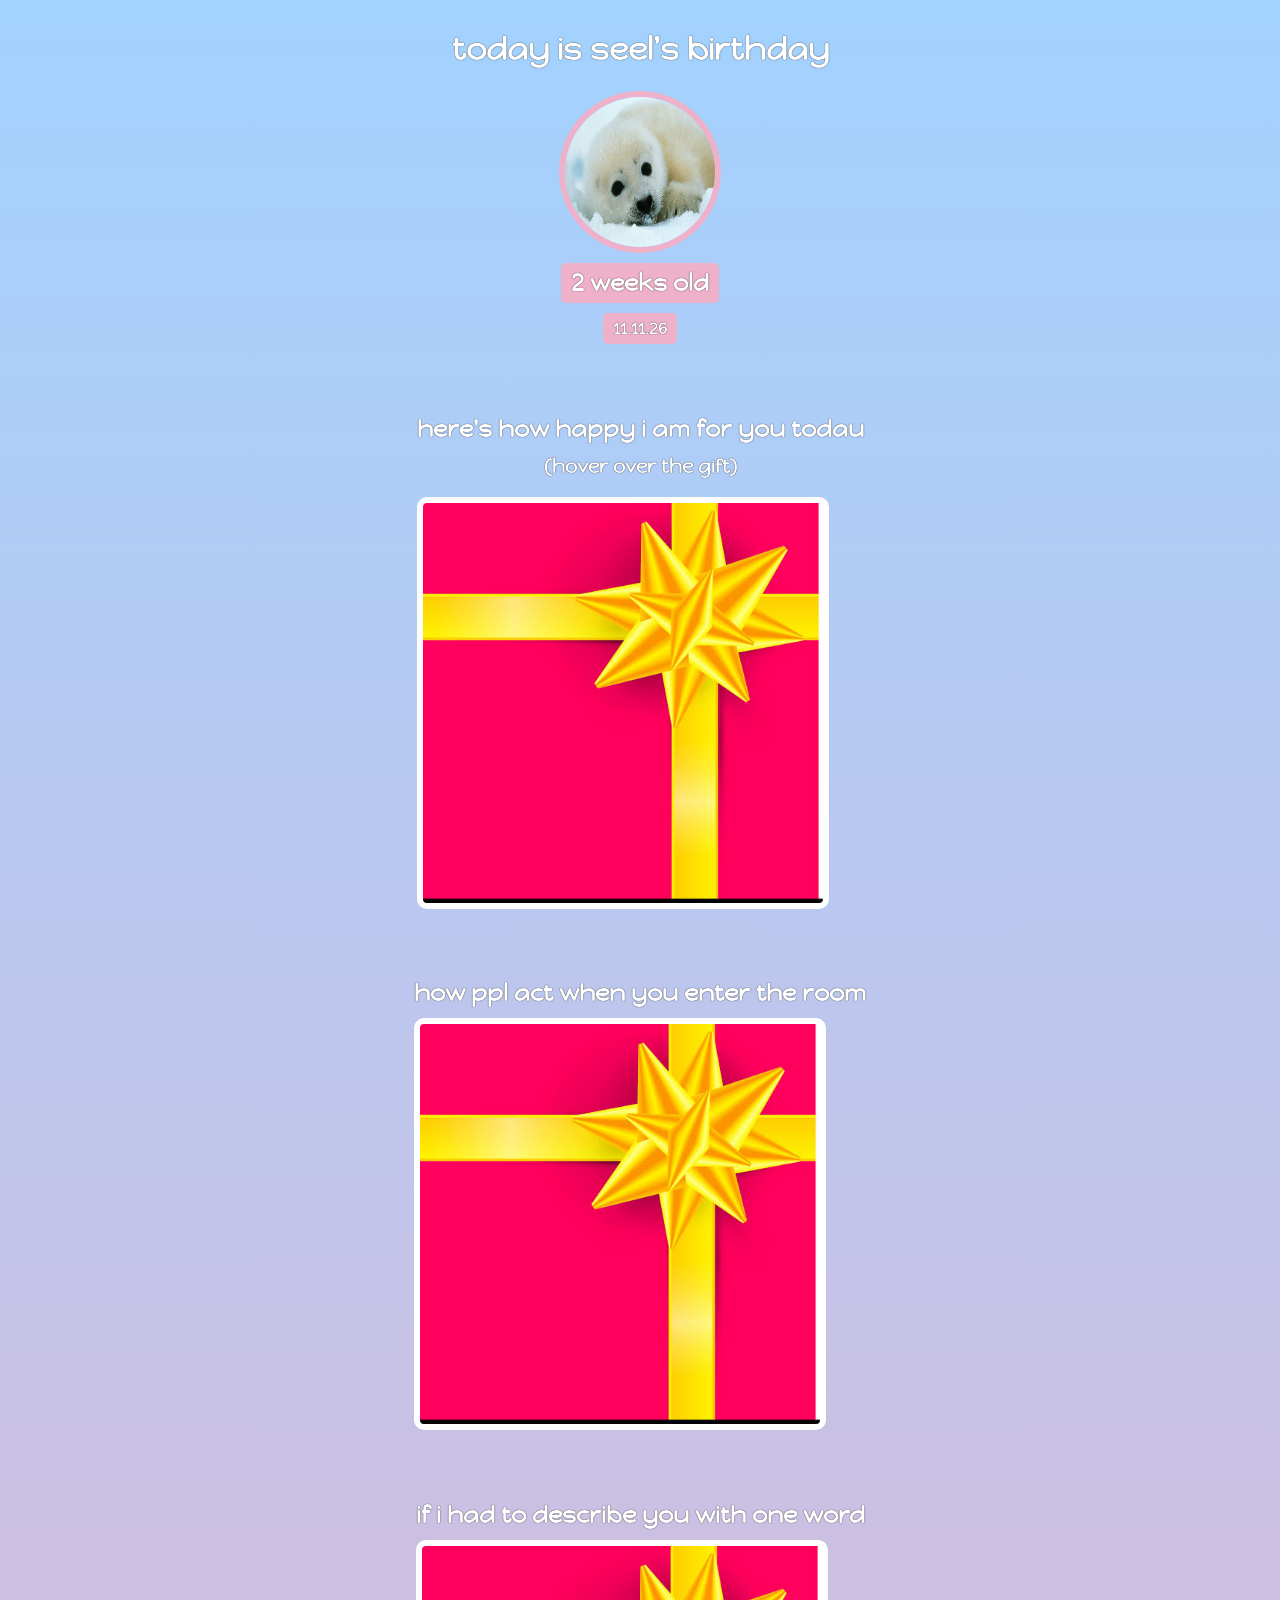
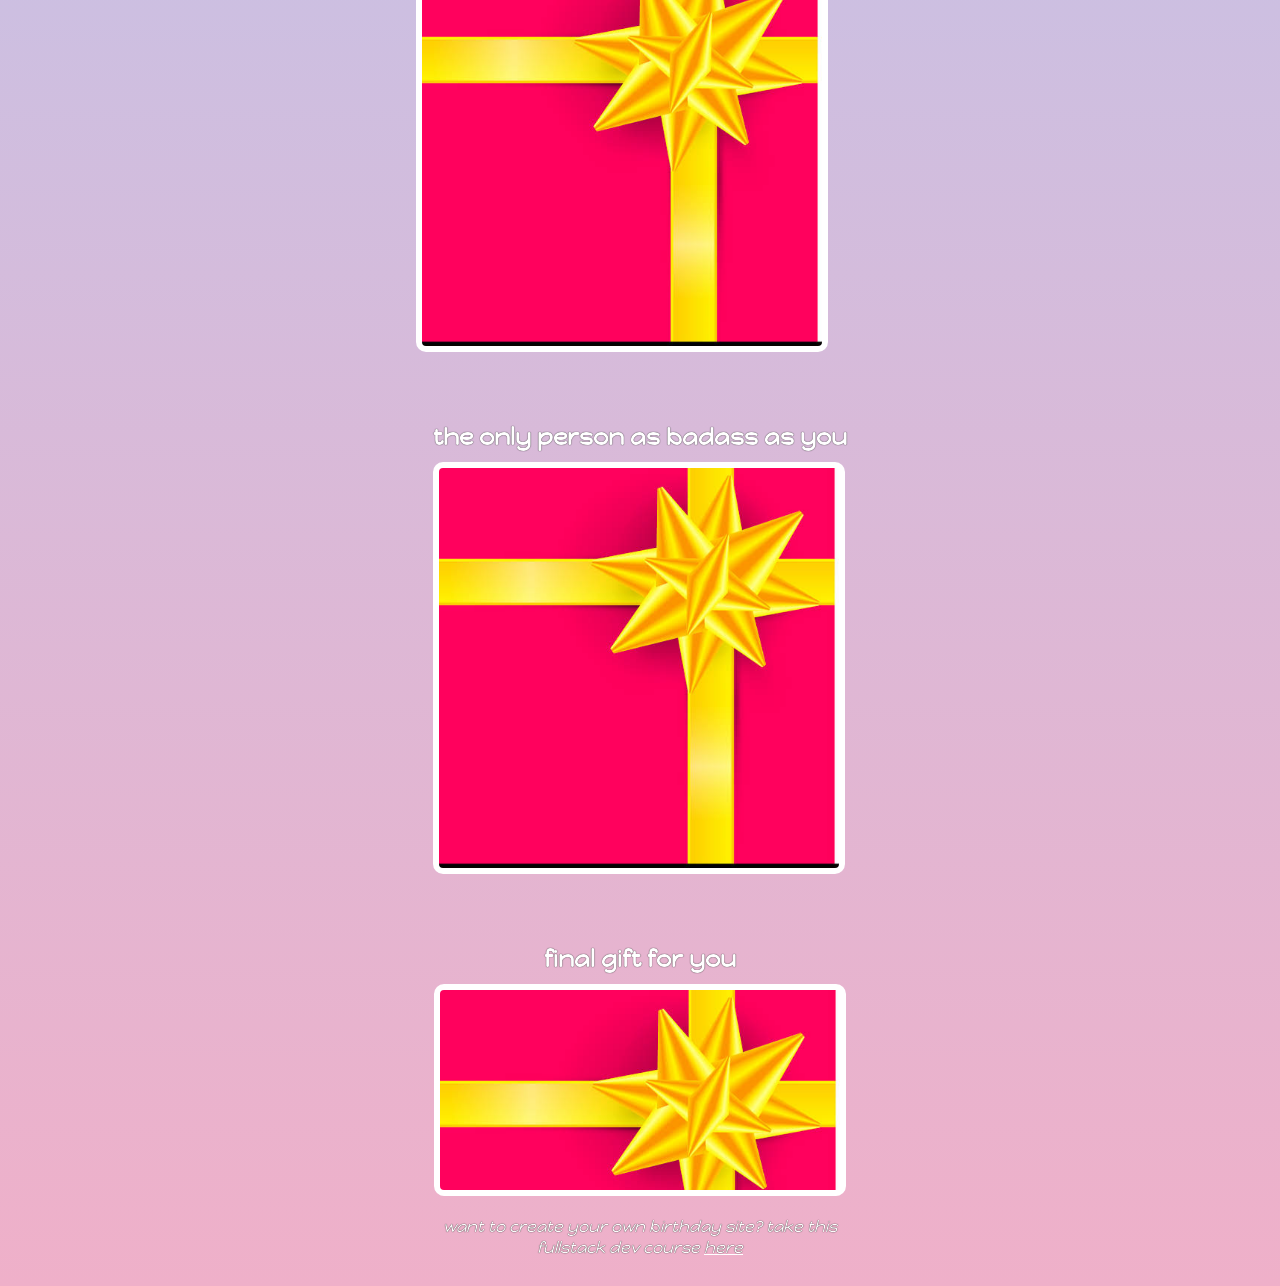
<file: HTML and CSS Fundamentals/Birthday Gift Site/index.html>
<html>
    <head>
        <link rel="stylesheet" href="styles.css">
        <link rel="preconnect" href="https://fonts.googleapis.com">
        <link rel="preconnect" href="https://fonts.gstatic.com" crossorigin>
        <link href="https://fonts.googleapis.com/css2?family=Happy+Monkey&display=swap" rel="stylesheet">
    </head>
    <body>
        <div id="header">
            <h1>today is seel's birthday</h1>
            <img src="images/harp-seal.jpg" id="seel-img">
            <h2 id="bday-age">2 weeks old</h2>
            <h4 id="bday-date">11.11.26</h4>
        </div>
        <div class="gift-section">
            <h2 class="gift-title">here's how happy i am for you todau</h2>
            <h3 class="gift-hint">(hover over the gift)</h3>
            <div class="gift-img" id="gift-img-happy"></div>
        </div>
        <div class="gift-section">
            <h2 class="gift-title">how ppl act when you enter the room</h2>
            <div class="gift-img" id="gift-img-hot"></div>
        </div>
        <div class="gift-section">
            <h2 class="gift-title">if i had to describe you with one word</h2>
            <div class="gift-img" id="gift-img-genius"></div>
        </div>
        <div class="gift-section">
            <h2 class="gift-title">the only person as badass as you</h2>
            <div class="gift-img" id="gift-img-badass"></div>
        </div>
        <div class="gift-section">
            <h2 class="gift-title">final gift for you</h2>
            <div class="gift-img" id="gift-img-cheers"></div>
        </div>
        <p id="footer">want to create your own birthday site? take this fullstack dev course <a href="https://www.youtube.com/watch?v=LzMnsfqjzkA&t" target="_blank">here</a></p>
    </body>
</html>
</file>
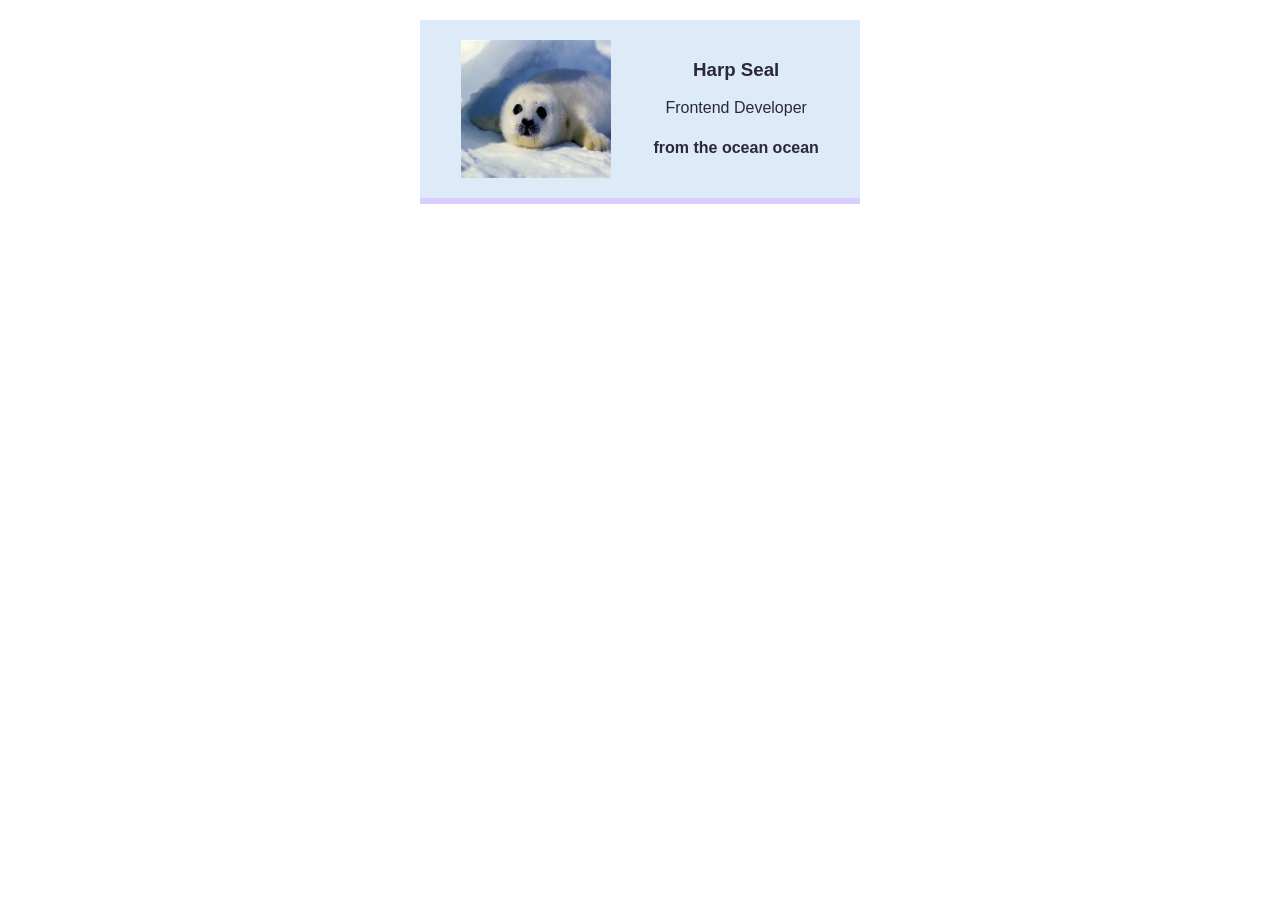
<file: HTML and CSS Fundamentals/Business Card/index.html>
<html>
    <head>
        <link rel="stylesheet" href="styles.css"/>
    </head>
    <body>
        <div class="card">
            <img src="[data-uri]"
                 alt="cute harp seal; its in snow"
                 class="avatar">
            <!--FILE PATH-->
                <!-- ./ start from same directory (useless) -->
                <!-- ../ start from directory above -->
                <!-- / start from root -->
            <div>
                <h3>Harp Seal</h3>
                <p>Frontend Developer</p>
                <h4>from the ocean ocean</h4>
            </div>
        </div>
    </body>
</html>
</file>
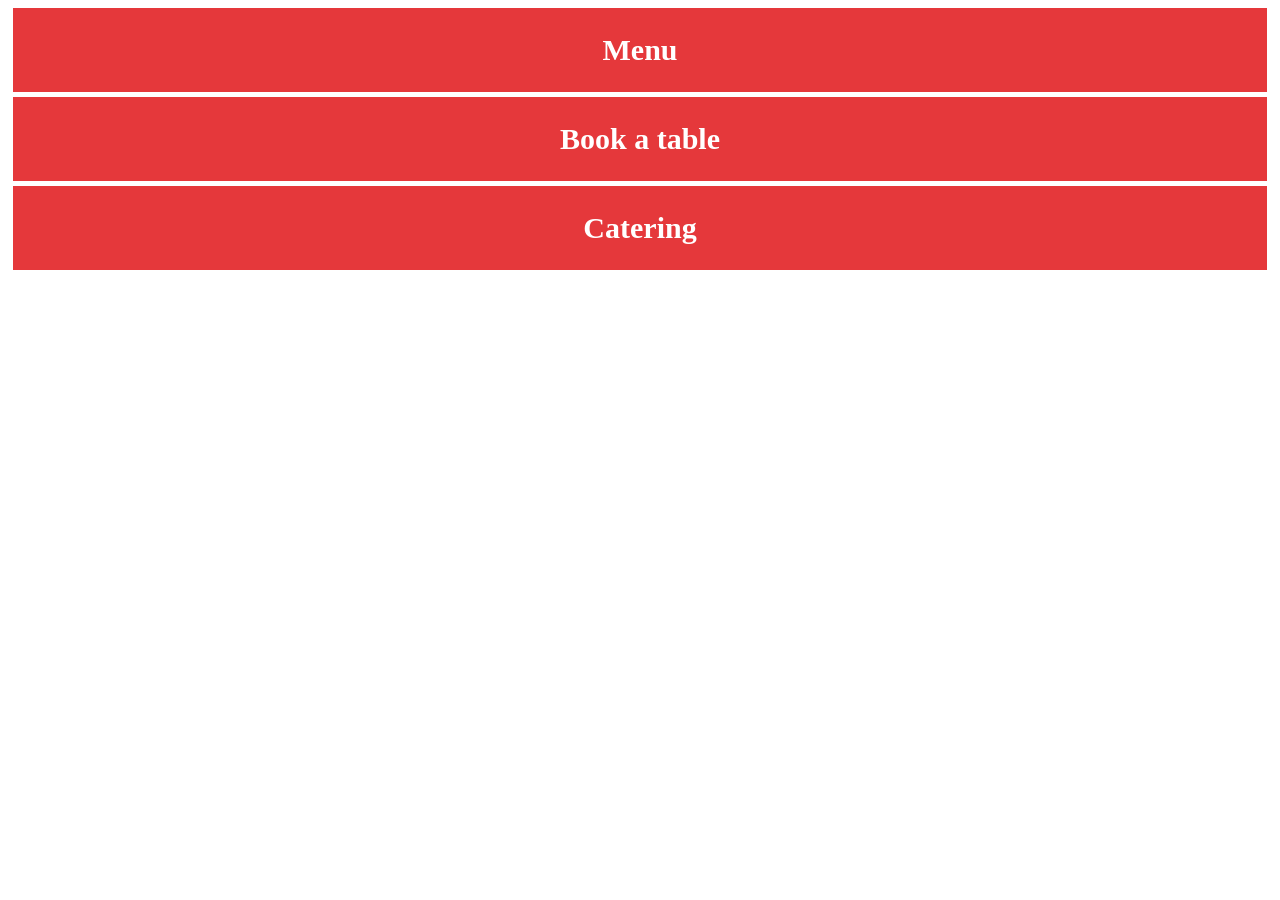
<file: HTML and CSS Fundamentals/Intro to CSS/index.html>
<!-- COOKIE
<html>
    <head>
        <link rel="stylesheet" href="styles.css"/>
    </head>
    <body>
        Please accept out cookies!
    </body>
</html>
-->

<!-- FLAG
<html>
    <head>
        <link rel="stylesheet" href="styles.css"/>
    </head>
    <body>
        <div class="red"></div>
        <div class="blue"></div>
        <div class="green"></div>
    </body>
</html>
-->

<!-- CENTERING ELEMENTS
<link rel="stylesheet" href="styles.css"/>
<img src="https://encrypted-tbn0.gstatic.com/images?q=tbn:ANd9GcQ5tw7J6JCJRx2HI-AHsYvWNJRkPJrmzIAoPtyVsnZYgA&s=10">
-->

<!-- PADDING AND BORDER
<link rel="stylesheet" href="styles.css"/>
<div class="card">
    A purely peer-to-peer version of electronic cash would allow online paymetns to be sent
    directly from one party to another without going through a financial institution. Digital
    signatures provide part of the solution, but the main benefits are lost if a trusted third
    party is still required to prevent double-spending.
</div>
-->

<!-- FOLLOWING BUTTON
<link rel="stylesheet" href="styles.css">
<button>Following</button>
-->

<!-- FLEXBOX
<link rel="stylesheet" href="styles.css"/>
<div class="nav-wrapper">
    <div class="item">v Shoes</div>
    <div class="item">v Hoodies</div>
    <div class="item">v Shirts</div>
</div>
-->

<!-- MARGIN/PADDING SHORTHAND
<link rel="stylesheet" href="styles.css">
<div class="red-circle"></div>
-->

<!-- FONTS
<link rel="stylesheet" href="styles.css">
<h1>The Godfather</h1>
-->

<!-- TEXT SHADOW
<link rel="stylesheet" href="styles.css">
<h1>NETFLIX</h1>
-->

<!-- HOVER EFFECT-->
 <link rel="stylesheet" href="styles.css">
 <nav>
    <a href="#">Menu</a>
    <a href="#">Book a table</a>
    <a href="#">Catering</a>
 </nav>
</file>
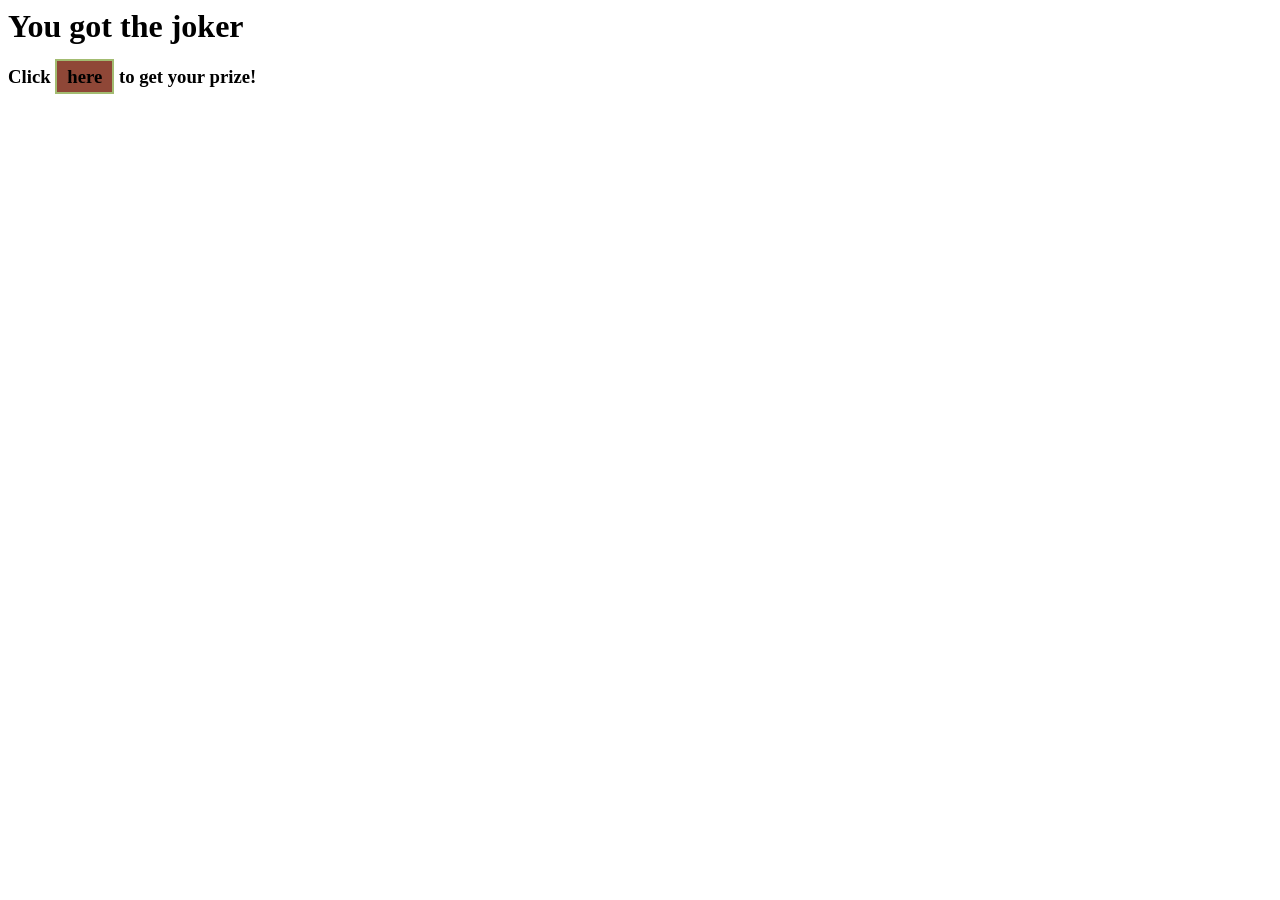
<file: HTML and CSS Fundamentals/Intro to HTML/index.html>
<!-- START
<h1>I code, therefore I am</h1>
<h2>Rene Descartes</h2>
-->

<!-- TEXT/IMAGE 
<div>
    <h1>Humans have reached Mars</h1>
    <img src="https://upload.wikimedia.org/wikipedia/commons/0/0c/Mars_-_August_30_2021_-_Flickr_-_Kevin_M._Gill.png?utm_source=en.wikipedia.org&utm_campaign=index&utm_content=original" width="30%">
    <h3>The Starship rocket sucessfully landed on the red planet this morning.</h3>
    <p>After a 115 days long journey, the crew of 12 finally arrived to their 
        destination. This is the first time humans have set foot on a planet 
        other than Earth.</p>
    <img src="https://www.rochester.edu/newscenter/wp-content/uploads/2025/05/fea-mars-surface-patterns-GettyImages-112716781-1920x1152.jpg" width="100%">
</div>
-->

<!-- BUTTONS/INPUT
<h1>Welcome!</h1>
<p>You have been granted access to the platform. Please create an account.</p>
<input type="text" placeholder="Enter username">
<input type="password" placeholder="Enter password">
<input type="file">
<button>Sign up!</button>
-->

<!-- ANCHOR
<h1>Harp Seal</h1>
<p>Developer | Network Engineer | Security Analyst</p>
<a href="work.html">Check out my projects here</a>
-->

<!-- LISTS
<!doctype html>
<html>
    <head></head>
    <body>
        <h1>Top foods</h1>
        <ol>
            <li>Mangosteen</li>
            <li>Pomegranate</li>
            <li>Red Grapes</li>
        </ol>
        <ul>
            <li>Meat Mooncake</li>
            <li>Mapo Tofu</li>
            <li>Coughdrop</li>
        </ul>
    </body>
</html>
-->

<!-- SPAN-->
<div>
    <h1>You got the joker</h1>
    <h3>Click 
        <span style="border:2px solid #A3BC71; 
        padding: 5px 10px; 
        background: #8F4737"> here</span> 
        to get your prize!</h3>
</div>
</file>
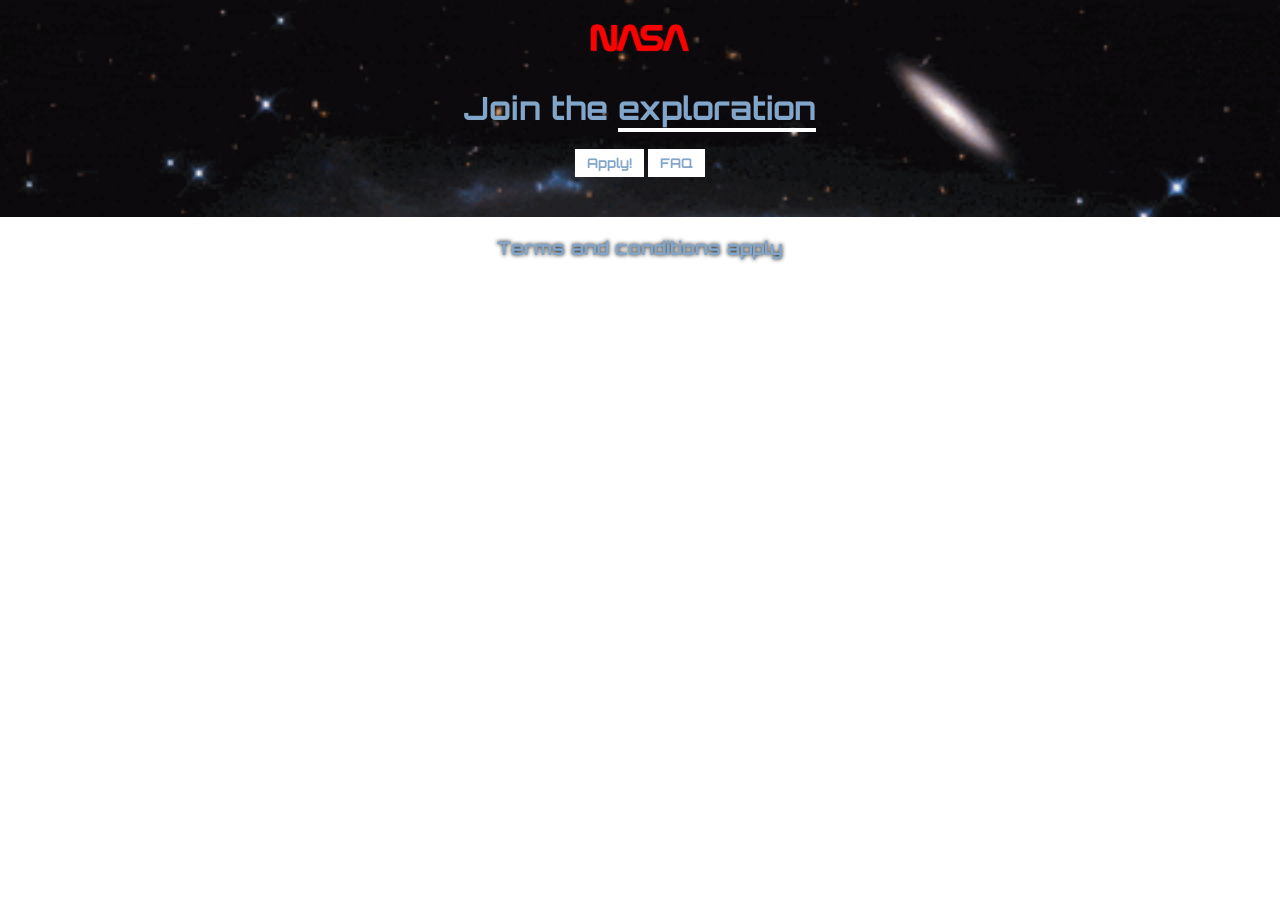
<file: HTML and CSS Fundamentals/Space Exploration/index.html>
<html lang="en">
    <head>
        <link rel="preconnect" href="https://fonts.googleapis.com">
        <link rel="preconnect" href="https://fonts.gstatic.com" crossorigin>
        <link href="https://fonts.googleapis.com/css2?family=Orbitron:wght@400..900&display=swap" rel="stylesheet">
        <link rel="stylesheet" href="styles.css">
    </head>
    <body>
        <div id="hero">
            <!--target with id; only applies to 1 element-->
            <img src="images/nasa.png" id="main-logo">
            <h1>Join the <span class="underline">exploration</span></h1>
            <button class="btn">Apply!</button>
            <button class="btn">FAQ</button>
        </div>
        <h3 id="title">Terms and conditions apply</h3>
    </body>
</html>
</file>
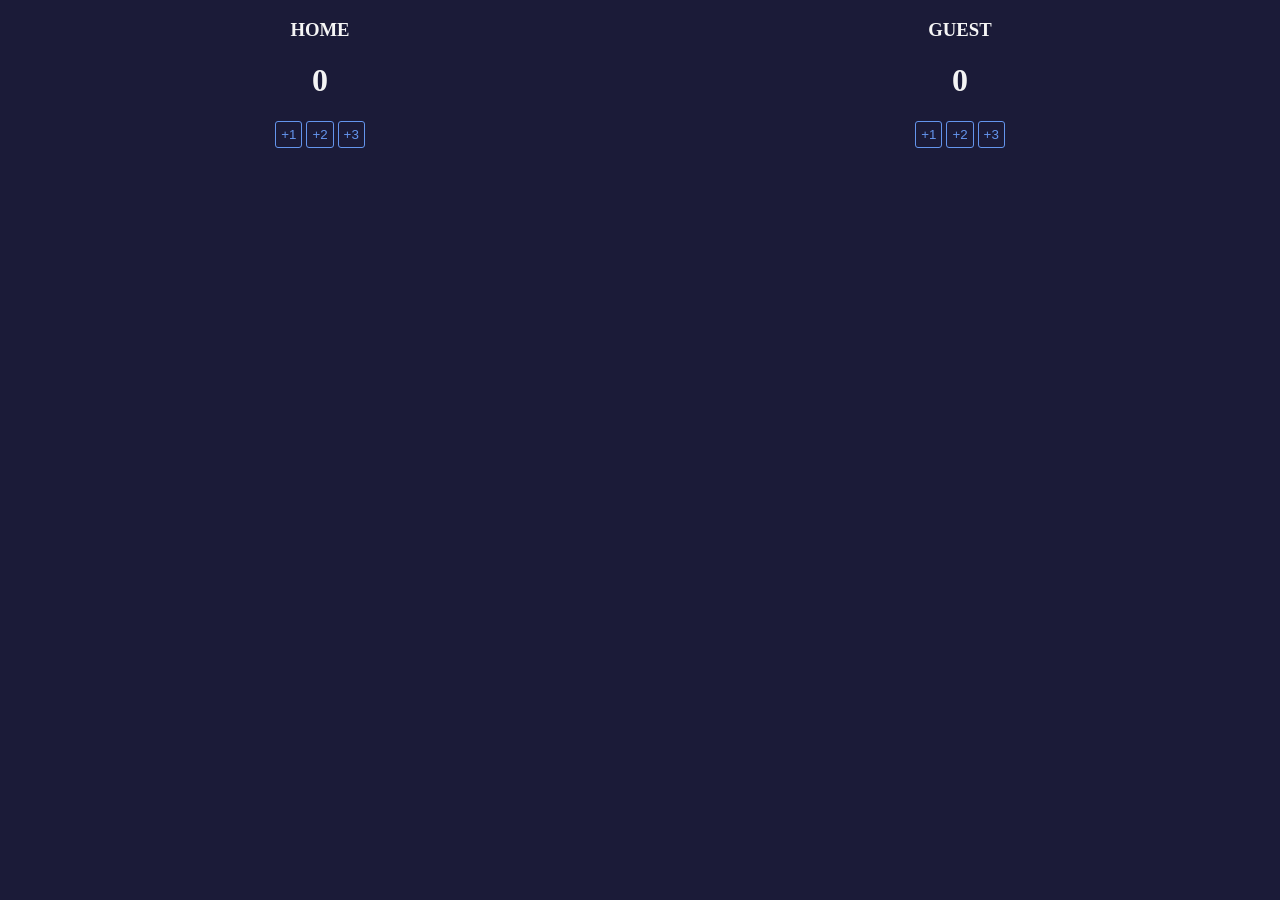
<file: Javascript Fundamentals/Basketball Scoreboard/index.html>
<html>
    <head>
        <link rel="stylesheet" href="index.css">
    </head>
    <body>
        <div class="container">
            <div>
                <h3>HOME</h3>
                <h1 id="score-home-el">0</h1>
                <div>
                    <button class="score-btn" onclick="updateScore('score-home-el', 1)">+1</button>
                    <button class="score-btn" onclick="updateScore('score-home-el', 2)">+2</button>
                    <button class="score-btn" onclick="updateScore('score-home-el', 3)">+3</button>
                </div>
            </div>
            <div>
                <h3>GUEST</h3>
                <h1 id="score-guest-el">0</h1>
                <div>
                    <button class="score-btn" onclick="updateScore('score-guest-el', 1)">+1</button>
                    <button class="score-btn" onclick="updateScore('score-guest-el', 2)">+2</button>
                    <button class="score-btn" onclick="updateScore('score-guest-el', 3)">+3</button>
                </div>
            </div>
        </div>
        <script src="index.js"></script>
    </body>
</html>
</file>
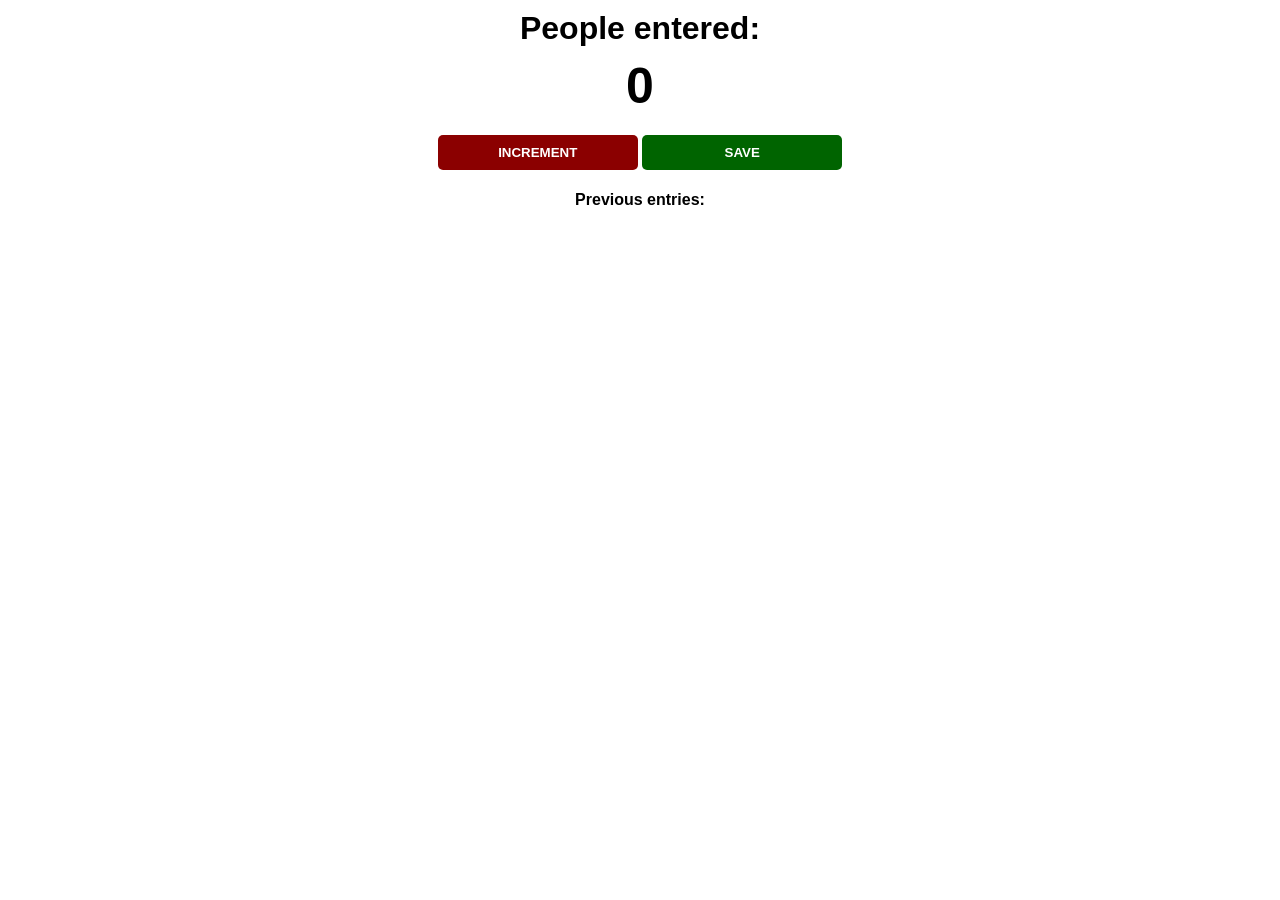
<file: Javascript Fundamentals/Counter App/index.html>
<html>
    <head>
        <link rel="stylesheet" href="index.css">
    </head>
    <body>
        <h1>People entered:</h1>
        <h2 id="count-el">0</h2>
        <!--increment is the func exe on click-->
        <button id="increment-btn" onclick="increment()">INCREMENT</button>
        <button id="save-btn" onclick="save()">SAVE</button>
        <p id="save-el">Previous entries: </p>
        <script src="index.js"></script>
    </body>
</html>
</file>
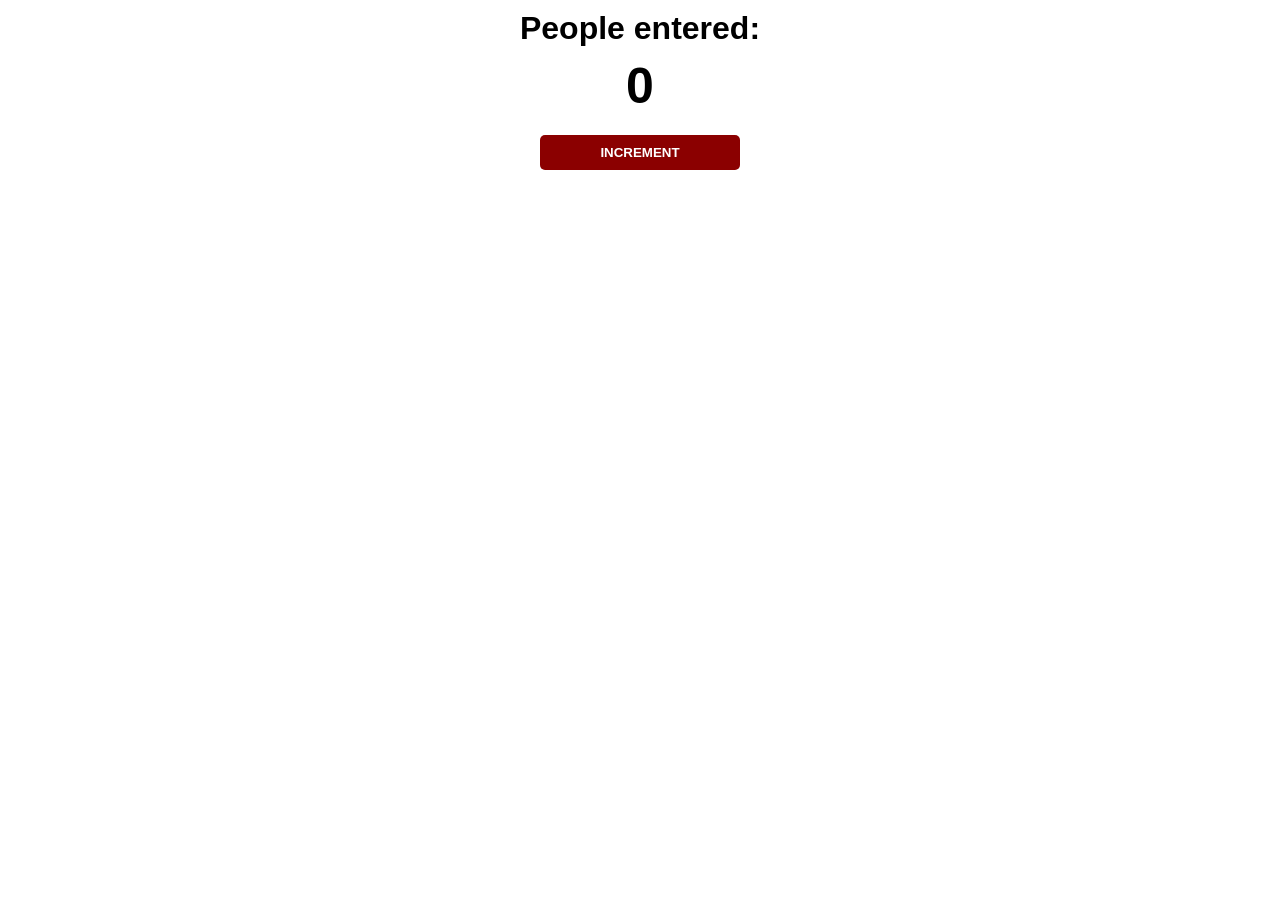
<file: Javascript Fundamentals/counter/index.html>
<html>
    <head>
        <link rel="stylesheet" href="index.css">
    </head>
    <body>
        <h1>People entered:</h1>
        <h2 id="count-el">0</h2>
        <!--increment is the func exe on click-->
        <button id="increment-btn" onclick="increment()">INCREMENT</button>
        <script src="index.js"></script>
    </body>
</html>
</file>
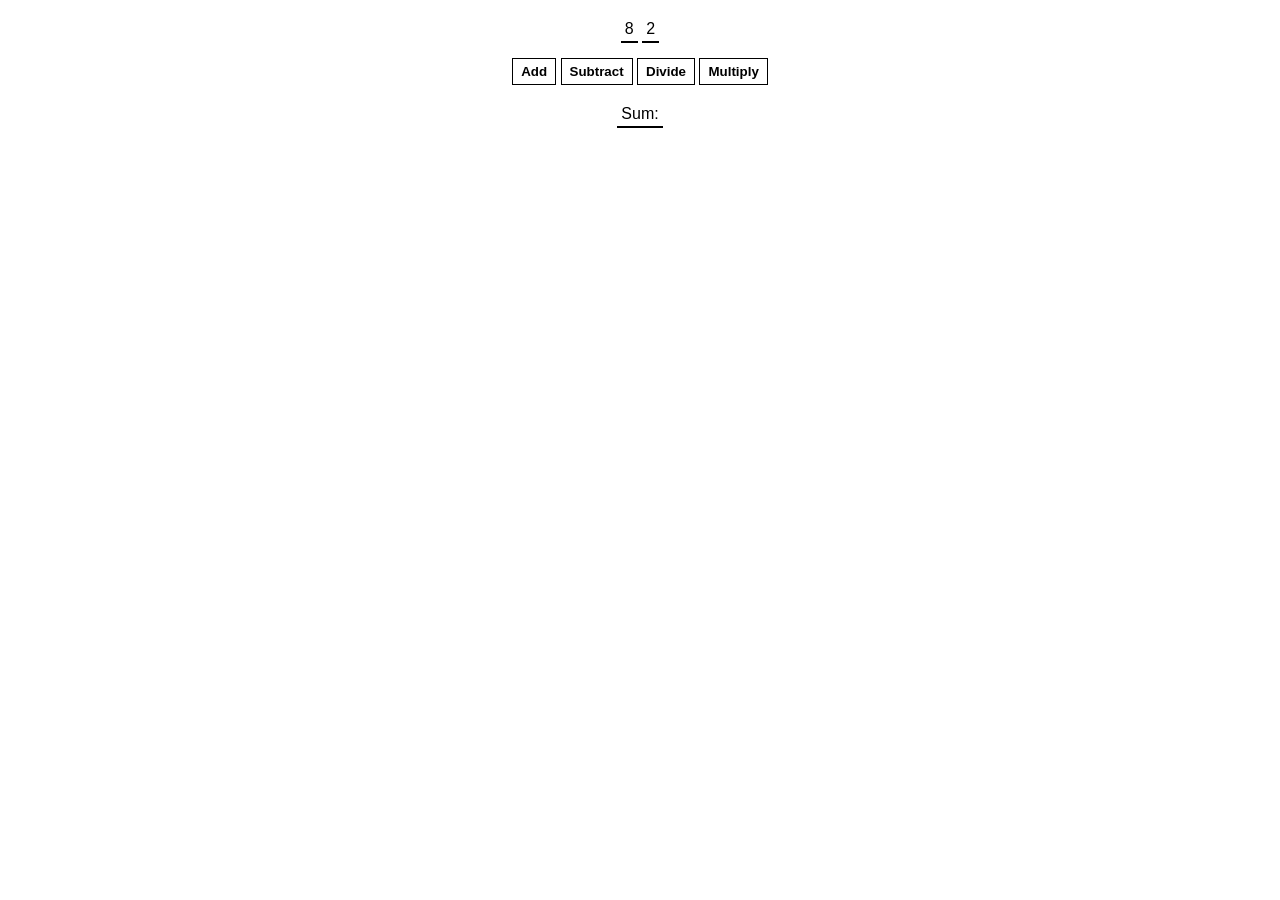
<file: Javascript Fundamentals/Intro to JS/index.html>
<!-- ERROR MESSAGE
<html>
    <head>
        <link rel="stylesheet" href="index.css">
    </head>
    <body>
        <img src="https://encrypted-tbn0.gstatic.com/images?q=tbn:ANd9GcStW8Gm6zesDaziCvnDzhO12_ku5GGw4asWixl_93xnvg&s=10" alt="nike shoes"/>
        <p>Nike shoe</p>
        <button onclick="purchase()">Purchase - $149</button>
        <p id="error"></p>
        <script src="index.js"></script>
    </body>
</html>
-->

<!-- CALCULATOR -->
<html>
    <head>
        <link rel="stylesheet" href="index.css">
    </head>
    <body>
        <span id="num1-el"></span>
        <span id="num2-el"></span>
        <br>
        <button onclick="add()">Add</button>
        <button onclick="subtract()">Subtract</button>
        <button onclick="divide()">Divide</button>
        <button onclick="multiply()">Multiply</button>
        <br>
        <span id="sum-el">Sum: </span>
        <script src="index.js"></script>
    </body>
</html>
</file>
<file: HTML and CSS Fundamentals/Birthday Gift Site/styles.css>
body {
    text-align: center;
    display: flex;
    flex-direction: column;
    align-items: center;
    /*justify-content:
      start, center, end, space-around, space-evenly, space-between
      main distribution; row-horizontal; col-vert*/
    /*align-items:
      start, center, end
      cross distrubution; row-vert; col-horizonal*/

    background: linear-gradient(#A2D2FF, #EFB0C9);
    /*top --> bottom*/
    color: #FFFFFF;
    font-family: 'Happy Monkey', cursive;
}

h1, h2, h3, h4, p {
    text-shadow: 0px 0px 1px black;
}

a {
    color: white
}

.gift-section {
    margin-top: 50px;
}

.gift-title {
    margin-bottom: 10px;
}

.gift-hint {
    margin-top: 0;
}

.gift-img {
    width: 400px;
    height: 400px;
    background-image: url("images/gift-cover.jpg");
    background-size: cover;
    border: 6px solid white;
    border-radius: 10px;
}

#gift-img-happy:hover {
    background-image: url("images/seel1.webp");
}

#gift-img-hot:hover {
    background-image: url("images/seel2.jpg");
}

#gift-img-genius:hover {
    background-image: url("images/seel3.jpg");
}

#gift-img-badass:hover {
    background-image: url("images/seel4.jpg");
}

#gift-img-cheers:hover {
    background-image: url("images/yippee.gif");
}

#gift-img-cheers {
    /*has precidence over class; applies most specific selection*/
    height: 200px;
}

#seel-img {
    width: 150px;
    height: 150px;
    border-radius: 100%;
    border: 6px solid #EFB0C9;
}

#header {
    display: flex;
    flex-direction: column;
    align-items: center;
}

#bday-age {
    background: #EFB0C9;
    margin: 10px 0 10px 0;
    border-radius: 5px;
    padding: 5px 10px;
}

#bday-date {
    background: #EFB0C9;
    margin: 0;
    border-radius: 5px;
    padding: 5px 10px;
}

#footer {
    width: 400px;
    margin: 20px auto;
    font-style: italic;
}
</file>
<file: HTML and CSS Fundamentals/Business Card/styles.css>
body {
    margin: 20px;
    font-family: Verdana, Geneva, Tahoma, sans-serif;
}

.avatar {
    width: 150px;
}

.card {
    width: 400px;
    display: flex;
    justify-content: space-around;
    background: #DDEBF8;

    color: #2B2839;
    text-align: center;

    margin: 0px auto;

    border-bottom: 6px solid #D8CEFE;

    padding: 20px;
}

/*UTITLITY CLASS - adds one property to elements it is applied to*/
.border-blue {
    border: 1px dotted blue;
}
</file>
<file: HTML and CSS Fundamentals/Intro to CSS/styles.css>
/* COOKIE
body {
    background: mediumaquamarine;
    color: chocolate;
    font-size: 28px;
    text-align: center;
    margin-top: 20px; /*adds space outside of the element * /
}
*/

/* FLAG
body {
    margin: 0px;
}
.red {
    background: red;
    height: 100px;
}
.blue {
    background: blue;
    height: 100px;
    margin-top: 20px;
    margin-bottom: 20px;
}
.green {
    background: green;
    height: 100px;
}
*/

/* CENTERING ELEMENTS
img {
    width: 200px; /*needs width for centering* /
    display: block; /*takes up all horizontal space; necessary for centering* /
    margin-left: auto; /*auto means take up all avail space* /
    margin-right: auto;
}
*/

/* PADDING AND BORDER
.card {
    color: #222222;
    background: lightgrey;
    width: 300px;
    margin-top: 50px;
    margin-left: auto;
    margin-right: auto;

    border: 4px solid #222222; /* between padding and margin * /
    border-radius: 20px;

    padding: 20px; /* adds space inside the element * /
}
*/

/* FOLLOWING BUTTON
button {
    background: white; 
    color: #0f1419;
    font-weight: bold;

    border: 2px solid #cfd9de;
    border-radius: 20px;

    padding-top: 10px;
    padding-bottom: 10px;
    padding-left: 20px;
    padding-right: 20px;
}
*/

/* FLEXBOX
.nav-wrapper {
    display: flex;
    justify-content: center;
}
.item {
    text-align: center;
    border: 1px solid black;
    padding: 10px;
    margin-top: 10px;
    margin-bottom: 10px;
    margin-left: 10px;
    margin-right: 10px;
}
*/

/* MARGIN/PADDING SHORTHAND
.red-circle {
    height: 150px;
    width:150px;
    border-radius: 100%;
    background: #BC002D;

    /*margin: 40px 0px 0px 100px;
    top right bottom left* /

    /*margin: 40px auto;
    top/bottom right/left * /
}
*/

/* FONTS
@font-face {
    src: url("Corleone.ttf");
    font-family: Corleone;
}
h1 {
    font-family: Corleone;
}
*/

/* TEXT SHADOW 
body {
    letter-spacing: 4px;
    background: #B7111B;
    color: #FAFBF4;
    text-align: center;
    font-family: 'Kanit', sans-serif;
}
h1 {
    font-size: 80px;
    text-shadow: 5px -5px 5px black;
    /* left/right up/down blur color * /
    /*text-shadow: 0px 0px 2px black; to do outline* /
}
*/

/* HOVER EFFECT*/
a {
    text-align: center;
    color: white;
    margin: 5px;
    padding: 25px 0;
    background: #E5383B;
    font-size: 30px;
    font-weight: bold;
    display: block;
    text-decoration: none;
}
a:hover {
    background-color: #BA181B;
}
</file>
<file: HTML and CSS Fundamentals/Space Exploration/styles.css>
body {
    color: #82A5CA;
    font-family: "Orbitron", sans-serif;
    text-align: center; /*centers elements*/
    margin: 0;
}

#title {
    text-shadow: 0px 0px 4px black;
}

#hero {
    background-image: url("images/galaxy.gif");
    background-size: cover;
    padding: 10px 0 40px 0;
}

/*target with id; only applies to 1 element*/
#main-logo {
    width: 100px;
}

.btn {
    background: white;

    color: #82A5CA;
    font-family: inherit;
    font-weight: bold;

    border: none;
    padding: 6px 12px;
}

.underline {
    border-bottom: 4px solid white
}
</file>
<file: Javascript Fundamentals/Basketball Scoreboard/index.css>
body {
    margin: 0;
    background: rgb(27, 27, 56);
    color: whitesmoke;
}

.container {
    display: flex;
    justify-content: space-around;
    text-align: center;
}

.score-el {
    background: #222222;
    height: 60px;
    color: tomato;
    display: grid;
    place-items: center

}

.score-btn {
    background: none;
    border: 1px solid cornflowerblue;
    border-radius: 3px;
    color: cornflowerblue;
    padding: 5px 5px;
}
</file>
<file: Javascript Fundamentals/Counter App/index.css>
body {
    background-image: url("https://i.redd.it/rvlouua5roj91.png");
    background-size: cover;
    font-family: -apple-system, BlinkMacSystemFont, 'Segoe UI', Roboto, Oxygen, Ubuntu, Cantarell, 'Open Sans', 'Helvetica Neue', sans-serif;
    font-weight: bold;
    text-align: center;
}

h1 {
    margin-top: 10px;
    margin-bottom: 10px;
}

h2 {
    font-size: 50px;
    margin-top: 0;
    margin-bottom: 20px;
}

button {
    border: none;
    padding-top: 10px;
    padding-bottom: 10px;
    color: white;
    font-weight: bold;
    width: 200px;
    margin-bottom: 5px;
    border-radius: 5px;
}

#increment-btn {
    background: darkred;
}

#save-btn {
    background: darkgreen;
}
</file>
<file: Javascript Fundamentals/counter/index.css>
body {
    background-image: url("https://i.redd.it/rvlouua5roj91.png");
    background-size: cover;
    font-family: -apple-system, BlinkMacSystemFont, 'Segoe UI', Roboto, Oxygen, Ubuntu, Cantarell, 'Open Sans', 'Helvetica Neue', sans-serif;
    font-weight: bold;
    text-align: center;
}

h1 {
    margin-top: 10px;
    margin-bottom: 10px;
}

h2 {
    font-size: 50px;
    margin-top: 0;
    margin-bottom: 20px;
}

button {
    border: none;
    padding-top: 10px;
    padding-bottom: 10px;
    color: white;
    font-weight: bold;
    width: 200px;
    margin-bottom: 5px;
    border-radius: 5px;
}

#increment-btn {
    background: darkred;
}

#save-btn {
    background: darkgreen;
}
</file>
<file: Javascript Fundamentals/Intro to JS/index.css>
/* ERROR MESSAGE
body {
    background: white;
    font-family: Arial, Helvetica, sans-serif;
    padding: 20px;
}

img {
    width: 200px;
    display: block;
}
p {
    font-weight: 600;
    margin-bottom: 5px;
}
button {
    background: white;
    color: black;
    margin-top: 10px;
    border: 1px solid black;
    padding: 10px 16px;
    font-weight: bold;
    cursor: pointer;
    border-radius: 20px;
}

#error {
    color: red;
    font-weight: 200;
}
*/

/* CALCULATOR */
body {
    font-family: Arial, Helvetica, sans-serif;
    padding: 20px 0;
    margin: 0;
    text-align: center;
}

span {
    border-bottom: 2px solid black;
    padding: 4px;
}

button {
    margin: 20px 0;
    background: white;
    color: black;
    border: 1px solid black;
    font-weight: bold;
    cursor: pointer;
    padding: 5px 8px;
}
</file>
